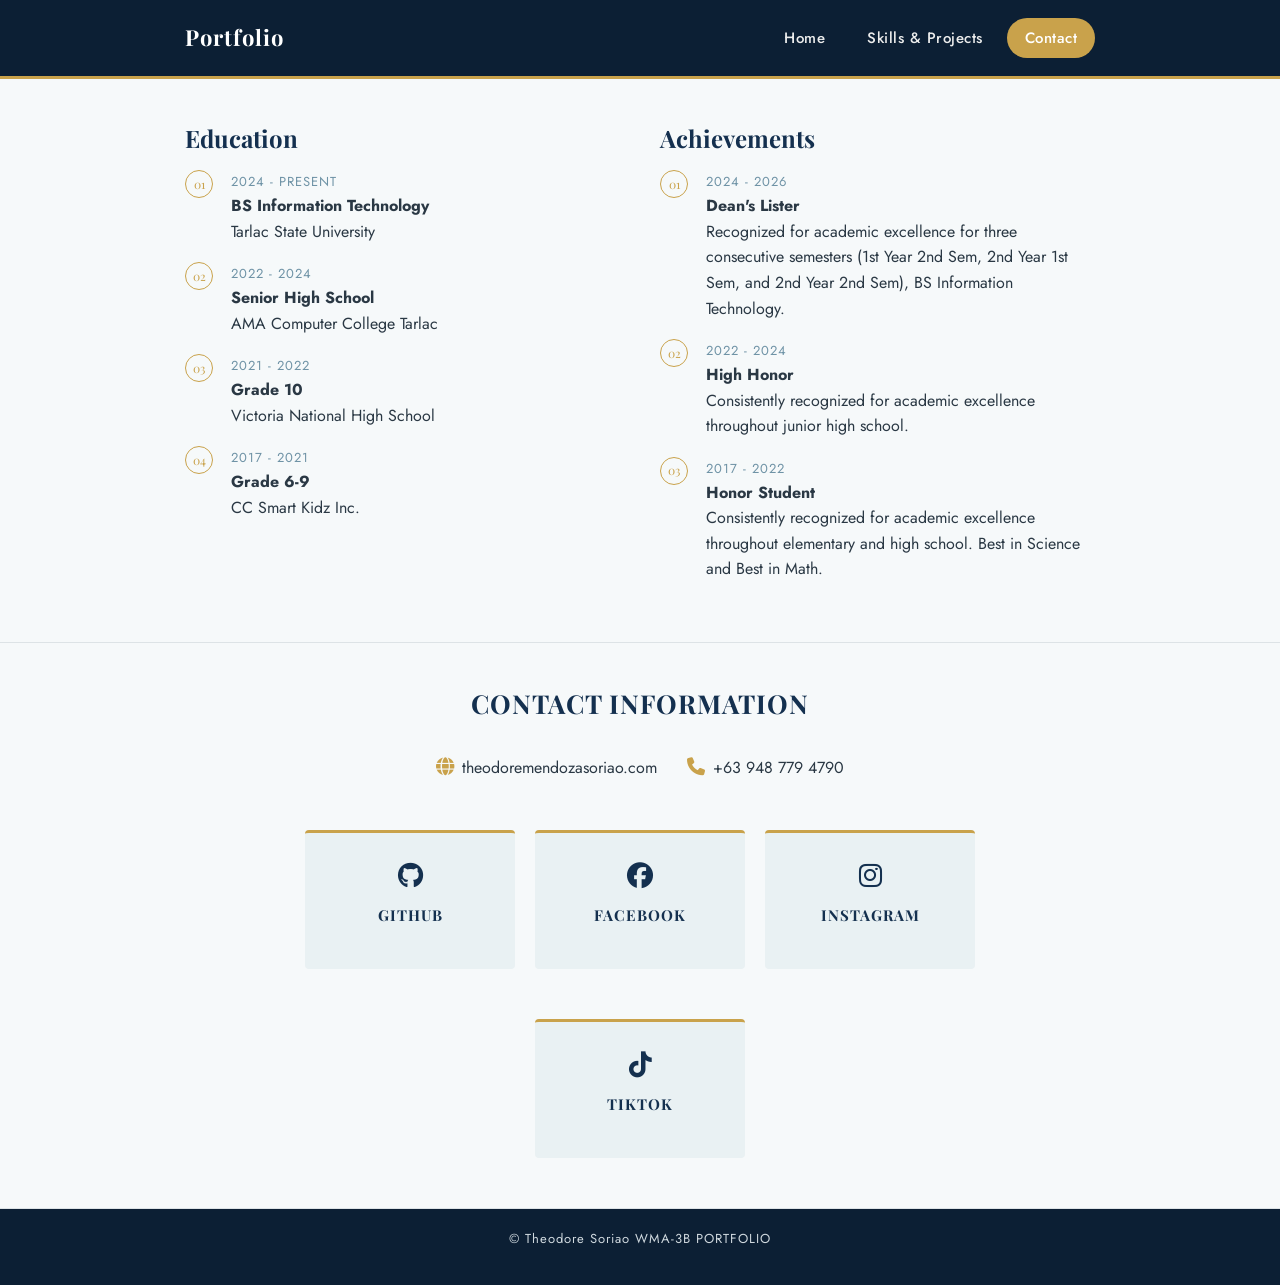
<file: WEBSITE/contact.html>
<!DOCTYPE html>
<html lang="en">
<head>
  <meta charset="UTF-8">
  <meta name="viewport" content="width=device-width, initial-scale=1.0">
  <title>Contact - Theodore Soriao</title>
  <link rel="stylesheet" href="style.css">
  <link rel="stylesheet" href="https://cdnjs.cloudflare.com/ajax/libs/font-awesome/6.5.2/css/all.min.css">
</head>
<body>
  <header>
    <div class="container">
      <h1>Portfolio</h1>
      <nav>
        <ul>
          <li><a href="index.html">Home</a></li>
          <li><a href="skills.html">Skills &amp; Projects</a></li>
          <li><a href="contact.html" class="active">Contact</a></li>
        </ul>
      </nav>
    </div>
  </header>

  <main>
    <section>
      <div class="container">
        <div class="columns">
          <div>
            <h2>Education</h2>
            <ul class="list">
              <li>
                <span class="date">2024 - Present</span>
                <strong>BS Information Technology</strong><br>
                Tarlac State University
              </li>
              <li>
                <span class="date">2022 - 2024</span>
                <strong>Senior High School</strong><br>
                AMA Computer College Tarlac
              </li>
              <li>
                <span class="date">2021 - 2022</span>
                <strong>Grade 10</strong><br>
                Victoria National High School
              </li>
              <li>
                <span class="date">2017 - 2021</span>
                <strong>Grade 6-9</strong><br>
                CC Smart Kidz Inc.
              </li>
            </ul>
          </div>
          <div>
            <h2>Achievements</h2>
            <ul class="list">
              <li>
                <span class="date">2024 - 2026</span>
                <strong>Dean's Lister</strong><br>
                Recognized for academic excellence for three consecutive semesters (1st Year 2nd Sem, 2nd Year 1st Sem, and 2nd Year 2nd Sem), BS Information Technology.
              </li>
              <li>
                <span class="date">2022 - 2024</span>
                <strong>High Honor</strong><br>
                Consistently recognized for academic excellence throughout junior high school.
              </li>
              <li>
                <span class="date">2017 - 2022</span>
                <strong>Honor Student</strong><br>
                Consistently recognized for academic excellence throughout elementary and high school. Best in Science and Best in Math.
              </li>
            </ul>
          </div>
        </div>
      </div>
    </section>

    <section>
      <div class="container">
        <h2 class="title">Contact Information</h2>

        <div class="direct-contact">
          <a href="https://theodoremendozasoriao.com" target="_blank" rel="noopener">
            <i class="fa-solid fa-globe" aria-hidden="true"></i> theodoremendozasoriao.com
          </a>
          <a href="tel:+639487794790">
            <i class="fa-solid fa-phone" aria-hidden="true"></i> +63 948 779 4790
          </a>
        </div>

        <div class="box">
          <a href="https://github.com/F4llenBEnedict" target="_blank" rel="noopener" class="card">
            <i class="fa-brands fa-github icon" aria-hidden="true"></i>
            <h3>GitHub</h3>
          </a>
          <a href="https://www.facebook.com/theodore.benedict.soriao" target="_blank" rel="noopener" class="card">
            <i class="fa-brands fa-facebook icon" aria-hidden="true"></i>
            <h3>Facebook</h3>
          </a>
          <a href="https://www.instagram.com/1ce.b3ar_/" target="_blank" rel="noopener" class="card">
            <i class="fa-brands fa-instagram icon" aria-hidden="true"></i>
            <h3>Instagram</h3>
          </a>
          <a href="https://www.tiktok.com/@autumnl3af" target="_blank" rel="noopener" class="card">
            <i class="fa-brands fa-tiktok icon" aria-hidden="true"></i>
            <h3>TikTok</h3>
          </a>
        </div>
      </div>
    </section>
  </main>

  <footer>
    <div class="container">
      <p>&copy; Theodore Soriao WMA-3B PORTFOLIO</p>
    </div>
  </footer>
</body>
</html>
</file>
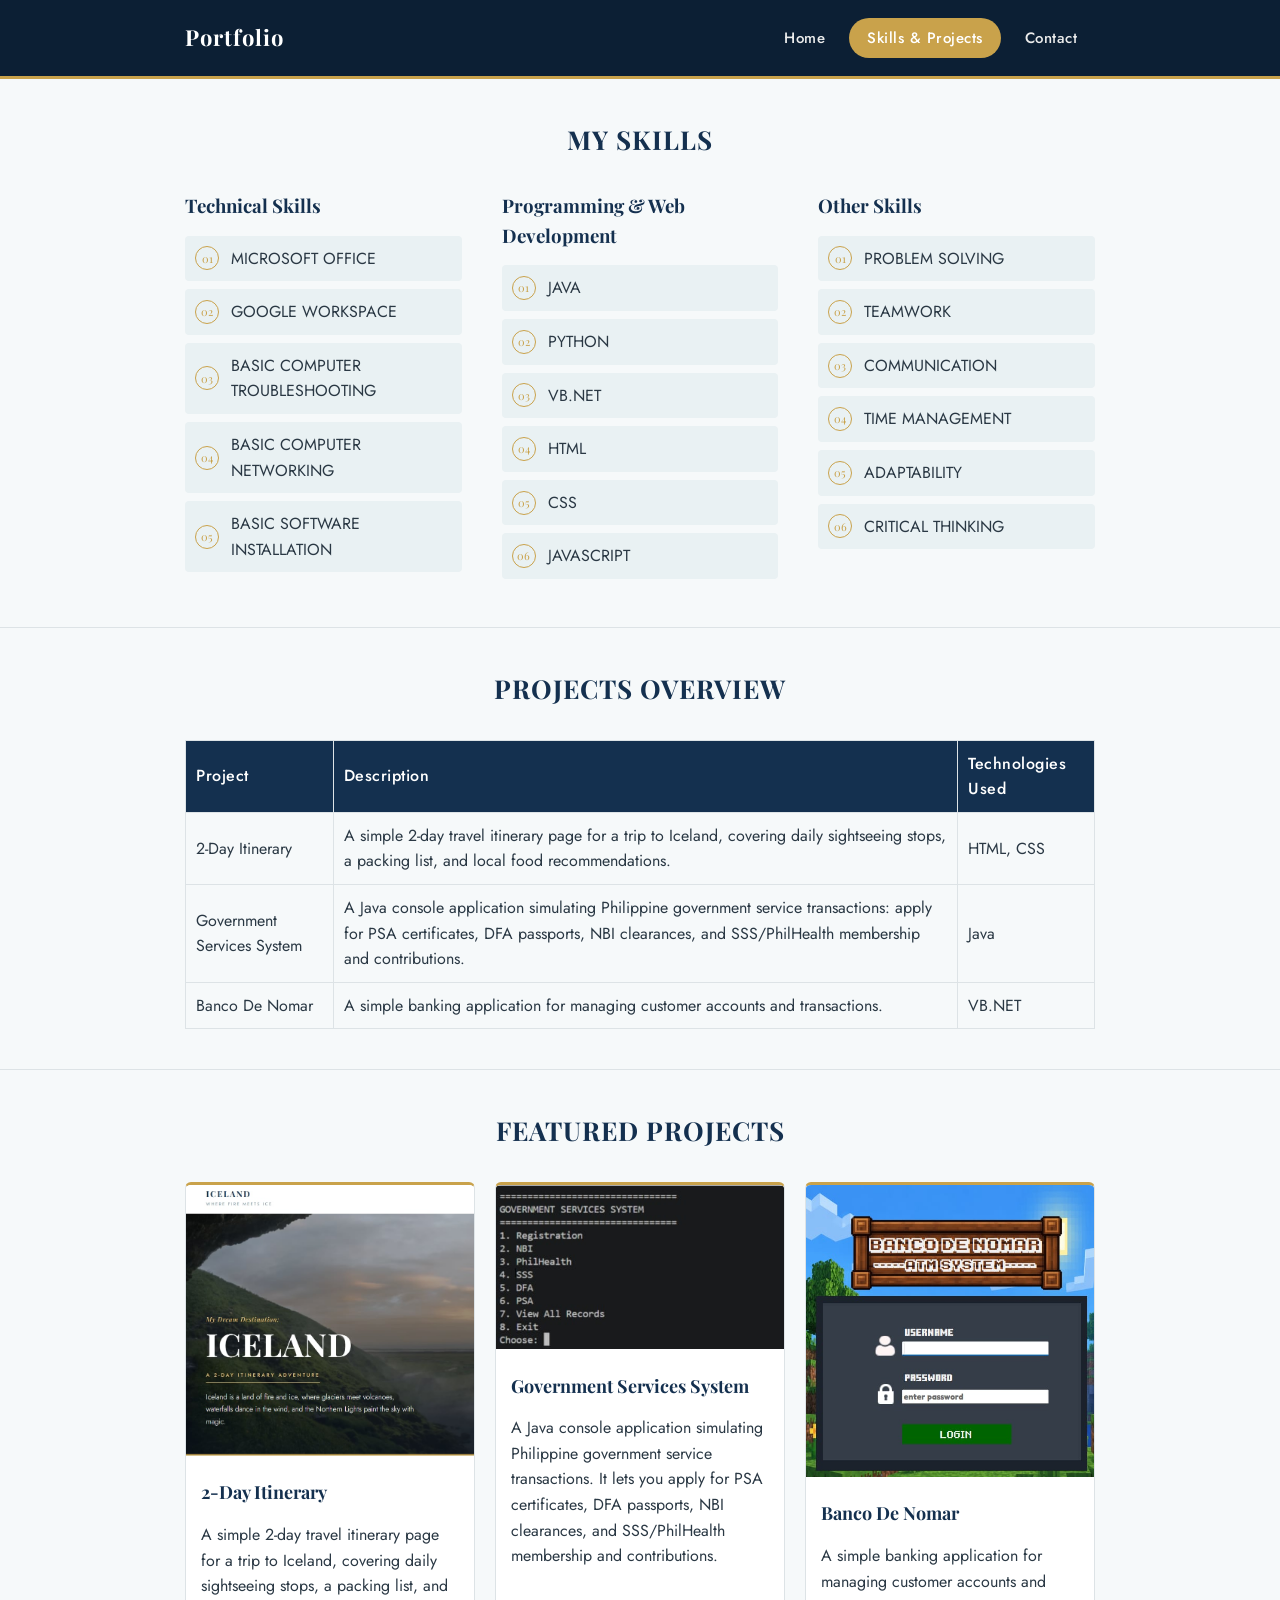
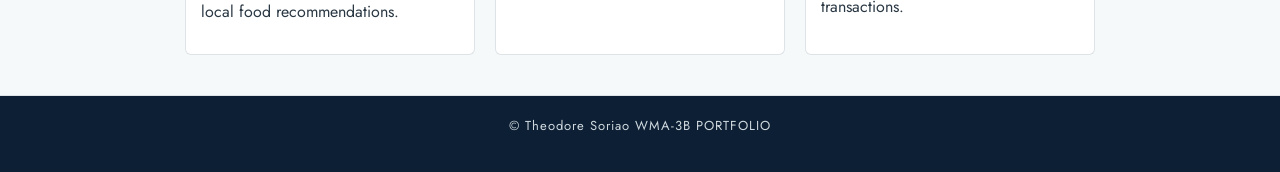
<file: WEBSITE/skills.html>
<!DOCTYPE html>
<html lang="en">
<head>
  <meta charset="UTF-8">
  <meta name="viewport" content="width=device-width, initial-scale=1.0">
  <title>Skills &amp; Projects - Theodore Soriao</title>
  <link rel="stylesheet" href="style.css">
</head>
<body>
  <header>
    <div class="container">
      <h1>Portfolio</h1>
      <nav>
        <ul>
          <li><a href="index.html">Home</a></li>
          <li><a href="skills.html" class="active">Skills &amp; Projects</a></li>
          <li><a href="contact.html">Contact</a></li>
        </ul>
      </nav>
    </div>
  </header>

  <main>
    <section>
      <div class="container">
        <h2 class="title">My Skills</h2>
        <div class="columns">
          <div>
            <h3>Technical Skills</h3>
            <ul class="skills">
              <li>Microsoft Office</li>
              <li>Google Workspace</li>
              <li>Basic Computer Troubleshooting</li>
              <li>Basic Computer Networking</li>
              <li>Basic Software Installation</li>  
            </ul>
          </div>
          <div>
            <h3>Programming &amp; Web Development</h3>
            <ul class="skills">
              <li>Java</li>
              <li>Python</li>
              <li>VB.NET</li>
              <li>HTML</li>
              <li>CSS</li>
              <li>JavaScript</li>
            </ul>
          </div>
          <div>
            <h3>Other Skills</h3>
            <ul class="skills">
              <li>Problem Solving</li>
              <li>Teamwork</li>
              <li>Communication</li>
              <li>Time Management</li>
              <li>Adaptability</li>
              <li>Critical Thinking</li>
            </ul>
          </div>
        </div>
      </div>
    </section>

    <section>
      <div class="container">
        <h2 class="title">Projects Overview</h2>
        <table>
          <thead>
            <tr>
              <th>Project</th>
              <th>Description</th>
              <th>Technologies Used</th>
            </tr>
          </thead>
          <tbody>
            <tr>
              <td>2-Day Itinerary</td>
              <td>A simple 2-day travel itinerary page for a trip to Iceland, covering daily sightseeing stops, a packing list, and local food recommendations.</td>
              <td>HTML, CSS</td>
            </tr>
            <tr>
              <td>Government Services System</td>
              <td>A Java console application simulating Philippine government service transactions: apply for PSA certificates, DFA passports, NBI clearances, and SSS/PhilHealth membership and contributions.</td>
              <td>Java</td>
            </tr>
            <tr>
              <td>Banco De Nomar</td>
              <td>A simple banking application for managing customer accounts and transactions.</td>
              <td>VB.NET</td>
            </tr>
          </tbody>
        </table>
      </div>
    </section>

    <section>
      <div class="container">
        <h2 class="title">Featured Projects</h2>
        <div class="projects">
          <div class="project">
            <img src="image/ite.jpg" alt="2-Day Itinerary screenshot">
            <div class="project-info">
              <h3>2-Day Itinerary</h3>
              <p>A simple 2-day travel itinerary page for a trip to Iceland, covering daily sightseeing stops, a packing list, and local food recommendations.</p>
            </div>
          </div>
          <div class="project">
            <img src="image/government.jpg" alt="Government Services System screenshot">
            <div class="project-info">
              <h3>Government Services System</h3>
              <p>A Java console application simulating Philippine government service transactions. It lets you apply for PSA certificates, DFA passports, NBI clearances, and SSS/PhilHealth membership and contributions.</p>
            </div>
          </div>
          <div class="project">
            <img src="image/banco.jpg" alt="Banco De Nomar screenshot">
            <div class="project-info">
              <h3>Banco De Nomar</h3>
              <p>A simple banking application for managing customer accounts and transactions.</p>
            </div>
          </div>
        </div>
      </div>
    </section>
  </main>

  <footer>
    <div class="container">
      <p>&copy; Theodore Soriao WMA-3B PORTFOLIO</p>
    </div>
  </footer>
</body>
</html>
</file>
<file: WEBSITE/style.css>
@import url('https://fonts.googleapis.com/css2?family=Playfair+Display:wght@600;700&family=Jost:wght@300;400;500;600&display=swap');

:root {
  --navy: #14304f;
  --navy-deep: #0c1f34;
  --ice: #f6f9fa;
  --ice-card: #e9f1f3;
  --gold: #c9a24b;
  --frost: #6f93a6;
  --ink: #2a3844;
  --line: #dde3e6;
}

* {
  margin: 0;
  padding: 0;
  box-sizing: border-box;
}

body {
  font-family: 'Jost', Arial, Helvetica, sans-serif;
  color: var(--ink);
  background-color: var(--ice);
  line-height: 1.6;
}

h1, h2, h3 {
  font-family: 'Playfair Display', serif;
  color: var(--navy);
  margin-bottom: 15px;
}

p {
  margin-bottom: 15px;
}

a {
  color: var(--navy);
  text-decoration: none;
}

a:focus-visible {
  outline: 2px solid var(--gold);
  outline-offset: 2px;
}

img {
  max-width: 100%;
}

section {
  padding: 40px 0;
  border-bottom: 1px solid var(--line);
}

.container {
  max-width: 950px;
  margin: 0 auto;
  padding: 0 20px;
}

.title {
  text-align: center;
  margin-bottom: 30px;
  text-transform: uppercase;
  letter-spacing: 1px;
  font-size: 26px;
}

.columns {
  display: flex;
  gap: 40px;
  flex-wrap: wrap;
}

.columns > div {
  flex: 1;
  min-width: 250px;
}

header {
  background-color: var(--navy-deep);
  padding: 18px 0;
  border-bottom: 3px solid var(--gold);
}

header .container {
  display: flex;
  justify-content: space-between;
  align-items: center;
  flex-wrap: wrap;
  gap: 15px;
}

header h1 {
  color: #ffffff;
  font-size: 22px;
  letter-spacing: 1px;
  margin-bottom: 0;
}

nav ul {
  display: flex;
  gap: 6px;
  list-style: none;
  align-items: center;
}

nav a {
  display: block;
  padding: 8px 18px;
  border-radius: 999px;
  color: #ececec;
  font-size: 15px;
  font-weight: 500;
  letter-spacing: 0.5px;
  transition: 0.3s ease;
}

nav a:hover,
nav a.active {
  color: #ffffff;
  background: var(--gold);
}

.hero {
  background-color: var(--ice-card);
  padding: 50px 0;
  border-bottom: 3px solid var(--gold);
}

.hero .container {
  display: flex;
  align-items: center;
  gap: 40px;
  flex-wrap: wrap;
}

.intro {
  flex: 1;
  min-width: 280px;
}

.intro h2 {
  font-size: 32px;
}

.photo {
  flex: 1;
  min-width: 220px;
  max-width: 280px;
}

.photo img {
  border-radius: 8px;
  border: 3px solid #ffffff;
}

.btn {
  display: inline-block;
  background-color: var(--navy);
  color: #ffffff;
  padding: 10px 22px;
  border-radius: 4px;
  margin-right: 10px;
  margin-top: 10px;
  font-weight: 500;
  letter-spacing: 0.5px;
}

.btn:hover {
  background-color: var(--gold);
}

.btn2 {
  background-color: transparent;
  border: 2px solid var(--navy);
  color: var(--navy);
}

.btn2:hover {
  background-color: var(--navy);
  color: #ffffff;
}

.niche-group {
  margin-bottom: 26px;
}

.niche-title {
  font-family: 'Jost', Arial, sans-serif;
  font-size: 15px;
  font-weight: 600;
  text-transform: uppercase;
  letter-spacing: 2px;
  color: var(--gold);
  margin-bottom: 12px;
}

.photo-cards {
  display: flex;
  flex-wrap: wrap;
  gap: 20px;
  justify-content: center;
}

.photo-card {
  width: 180px;
  border-radius: 6px;
  overflow: hidden;
  border-top: 3px solid var(--gold);
  background-color: #ffffff;
  text-align: center;
  box-shadow: 0 2px 6px rgba(0, 0, 0, 0.08);
}

.photo-card img {
  width: 100%;
  height: 140px;
  object-fit: cover;
  display: block;
}

.photo-card p {
  margin: 0;
  padding: 12px 8px;
  font-weight: 500;
  color: var(--navy);
  font-size: 14px;
  letter-spacing: 0.5px;
  text-transform: uppercase;
}

.list {
  list-style: none;
  counter-reset: entry;
}

.list li {
  counter-increment: entry;
  position: relative;
  padding-left: 46px;
  margin-bottom: 20px;
}

.list li::before {
  content: counter(entry, decimal-leading-zero);
  position: absolute;
  left: 0;
  top: -2px;
  width: 26px;
  height: 26px;
  display: flex;
  align-items: center;
  justify-content: center;
  font-family: 'Playfair Display', serif;
  font-size: 12px;
  color: var(--gold);
  border: 1px solid var(--gold);
  border-radius: 50%;
}

.list .date {
  display: block;
  font-size: 13px;
  letter-spacing: 1px;
  text-transform: uppercase;
  color: var(--frost);
}

.skills {
  list-style: none;
  counter-reset: skill;
}

.skills li {
  counter-increment: skill;
  position: relative;
  background-color: var(--ice-card);
  padding: 10px 15px 10px 46px;
  margin-bottom: 8px;
  border-radius: 4px;
  text-transform: uppercase;
}

.skills li::before {
  content: counter(skill, decimal-leading-zero);
  position: absolute;
  left: 10px;
  top: 50%;
  transform: translateY(-50%);
  width: 22px;
  height: 22px;
  display: flex;
  align-items: center;
  justify-content: center;
  font-family: 'Playfair Display', serif;
  font-size: 11px;
  color: var(--gold);
  border: 1px solid var(--gold);
  border-radius: 50%;
}

table {
  width: 100%;
  border-collapse: collapse;
  margin-top: 15px;
}

table th,
table td {
  border: 1px solid var(--line);
  padding: 10px;
  text-align: left;
}

table th {
  background-color: var(--navy);
  color: #ffffff;
  font-weight: 500;
  letter-spacing: 0.5px;
}

.projects {
  display: flex;
  flex-wrap: wrap;
  gap: 20px;
}

.project {
  flex: 1;
  min-width: 250px;
  border: 1px solid var(--line);
  border-top: 3px solid var(--gold);
  border-radius: 6px;
  overflow: hidden;
  background-color: #ffffff;
}

.project img {
  width: 100%;
}

.project-info {
  padding: 15px;
}

.project-info h3 {
  font-size: 18px;
}

.direct-contact {
  display: flex;
  justify-content: center;
  align-items: center;
  flex-wrap: wrap;
  gap: 30px;
  margin-bottom: 10px;
  font-size: 16px;
  text-align: center;
}

.direct-contact a {
  display: inline-flex;
  align-items: center;
  gap: 8px;
  color: var(--ink);
}

.direct-contact a:hover {
  color: var(--gold);
}

.direct-contact i {
  color: var(--gold);
  font-size: 18px;
}

.box {
  display: flex;
  justify-content: center;
  align-items: stretch;
  flex-wrap: wrap;
  max-width: 1200px;
  margin: 0 auto;
  padding: 0 20px;
}

.card {
  background-color: var(--ice-card);
  width: 210px;
  padding: 30px 22px;
  margin: 40px 10px 10px;
  border-radius: 4px;
  border-top: 3px solid var(--gold);
  text-align: center;
}

a.card {
  display: block;
}

.card .icon {
  font-size: 26px;
  margin-bottom: 14px;
  display: block;
}

.card h3 {
  font-size: 15px;
  letter-spacing: 1px;
  text-transform: uppercase;
  margin: 0 0 12px 0;
}

footer {
  background-color: var(--navy-deep);
  color: #cfd8de;
  text-align: center;
  padding: 20px 0;
  font-size: 13px;
  letter-spacing: 1px;
}

@media (max-width: 700px) {
  header .container {
    flex-direction: column;
    text-align: center;
  }

  nav ul {
    gap: 4px;
  }

  nav a {
    padding: 6px 12px;
    font-size: 13px;
  }
}
</file>
